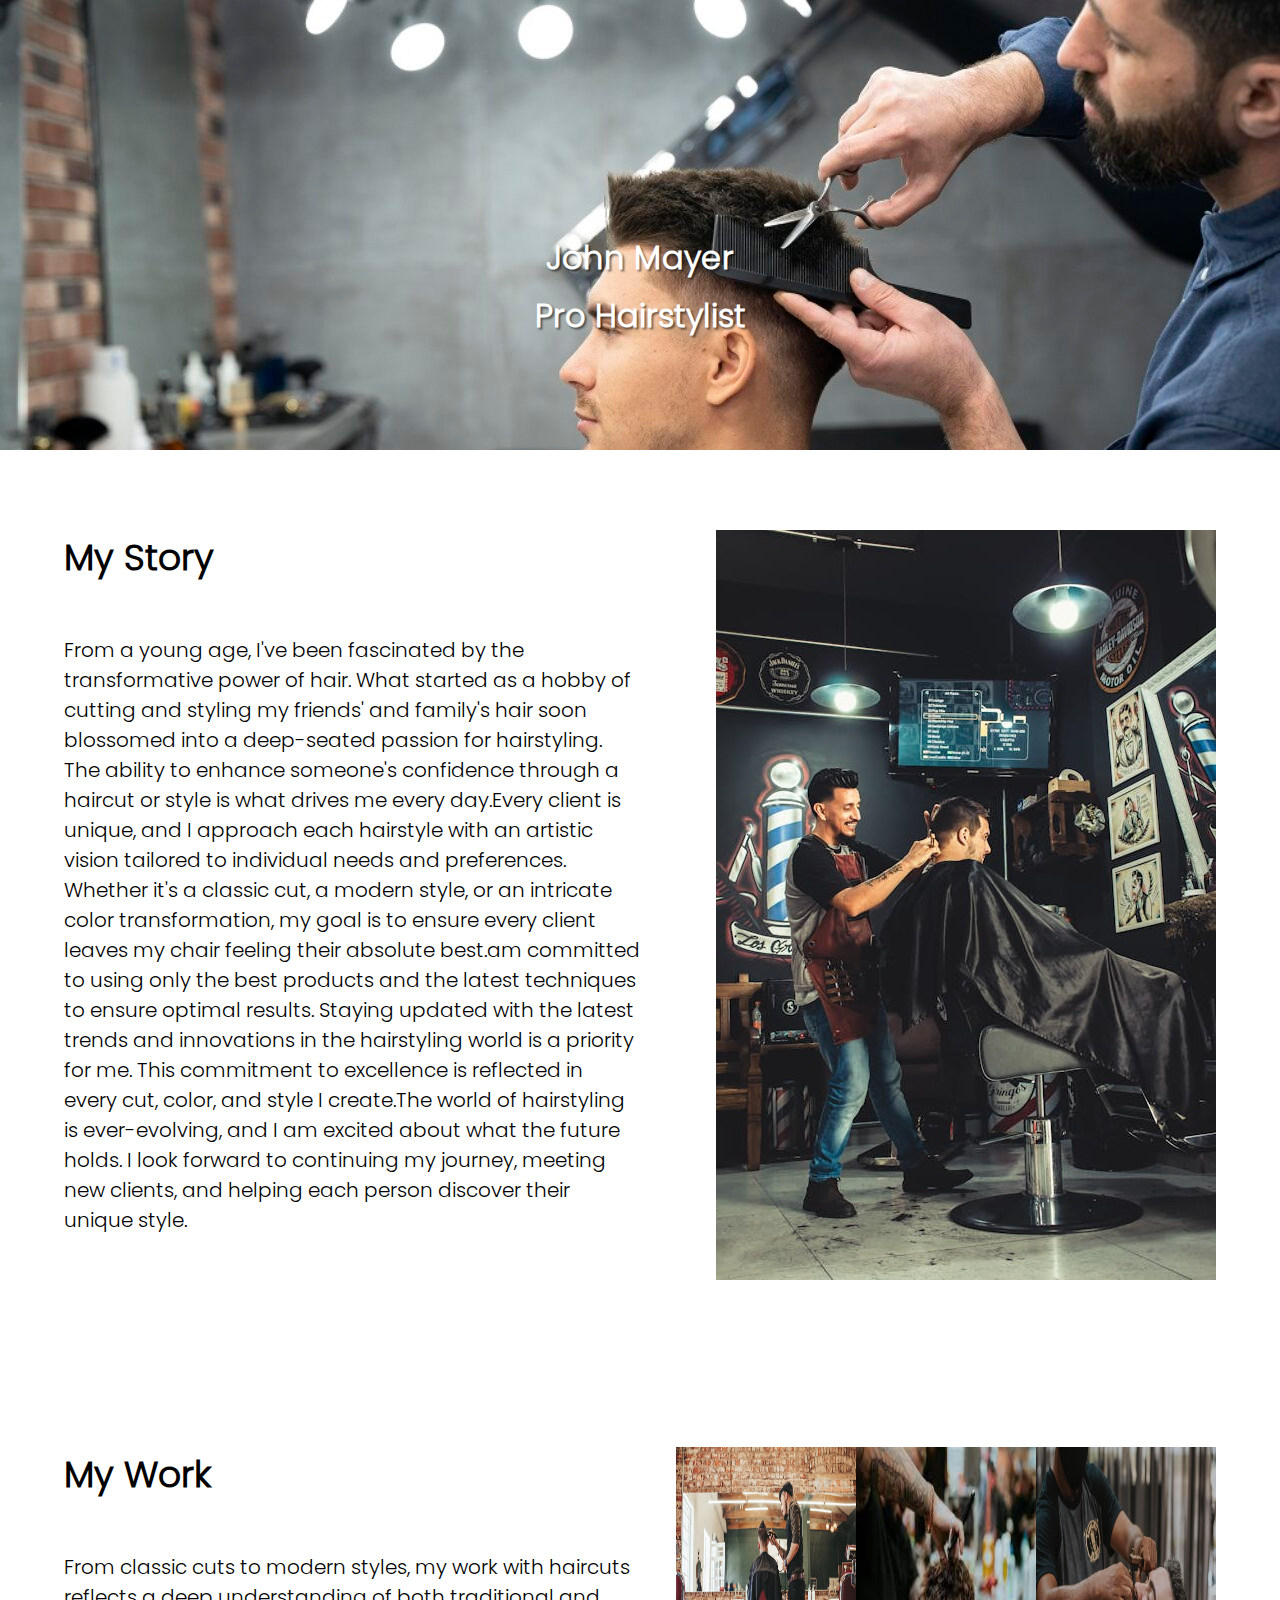
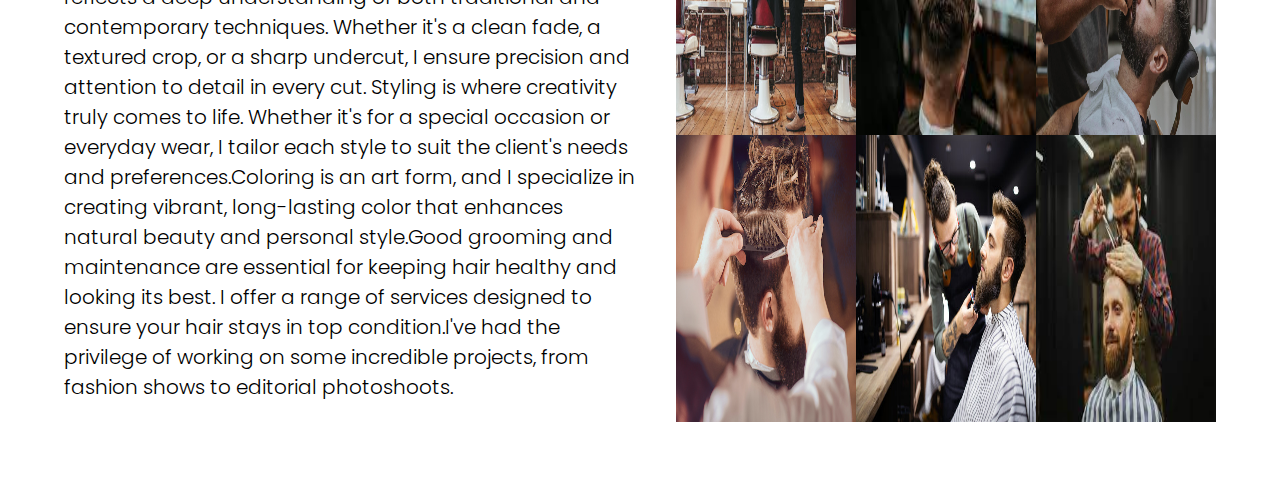
<file: barber.html>
<!DOCTYPE html>
<html lang="en">
<head>
    <meta charset="UTF-8">
    <meta name="viewport" content="width=device-width, initial-scale=1.0">
    <title>John Mayer</title>
    <link rel="stylesheet" href="./style.css">
</head>
<body>
   <main>
    <div class="banner">
        <img src="./Img/barber-bg-2.jpg" alt="bg image" />
        <div class="author">
            <h1>John Mayer</h1>
            <h3>Pro Hairstylist</h3>
        </div>
    </div>
    <div class="story">
        <div class="story-description">
            <h3>My Story</h3>
            <p>From a young age, I've been fascinated by the transformative power of hair. What started 
               as a hobby of cutting and styling my friends' and family's hair soon blossomed into a 
               deep-seated passion for hairstyling. The ability to enhance someone's confidence through 
               a haircut or style is what drives me every day.Every client is unique, and I approach 
               each hairstyle with an artistic vision tailored to individual needs and preferences. 
               Whether it's a classic cut, a modern style, or an intricate color transformation, my 
               goal is to ensure every client leaves my chair feeling their absolute best.am committed 
               to using only the best products and the latest techniques to ensure optimal results. 
               Staying updated with the latest trends and innovations in the hairstyling world is a 
               priority for me. This commitment to excellence is reflected in every cut, color, and 
               style I create.The world of hairstyling is ever-evolving, and I am excited about what 
               the future holds. I look forward to continuing my journey, meeting new clients, and 
               helping each person discover their unique style.</p>
        </div>
        <div class="profile">
            <img src="./Img/barber-profile.jpeg" alt="profile" />
        </div>
    </div>
    <div class="my-work">
        <div class="work-description">
            <h3>My Work</h3>
            <p>From classic cuts to modern styles, my work with haircuts reflects a deep understanding 
               of both traditional and contemporary techniques. Whether it's a clean fade, a textured 
               crop, or a sharp undercut, I ensure precision and attention to detail in every cut.
               Styling is where creativity truly comes to life. Whether it's for a special occasion 
               or everyday wear, I tailor each style to suit the client's needs and preferences.Coloring 
               is an art form, and I specialize in creating vibrant, long-lasting color that enhances 
               natural beauty and personal style.Good grooming and maintenance are essential for keeping 
               hair healthy and looking its best. I offer a range of services designed to ensure your 
               hair stays in top condition.I've had the privilege of working on some incredible projects, 
               from fashion shows to editorial photoshoots.</p>
        </div>
        <div class="work-gallery">
            <img src="./Img/barber-gallery-1.jpg" alt="pic-1" />
            <img src="./Img/barber-gallery-2.jpg" alt="pic-2" />
            <img src="./Img/barber-gallery-3.jpg" alt="pic-3" />
            <img src="./Img/barber-gallery-4.jpeg" alt="pic-4" />
            <img src="./Img/barber-gallery-5.jpg" alt="pic-5" />
            <img src="./Img/barber-gallery-6.jpg" alt="pic-6" />
        </div>
    </div>
   </main> 
</body>
</html>
</file>
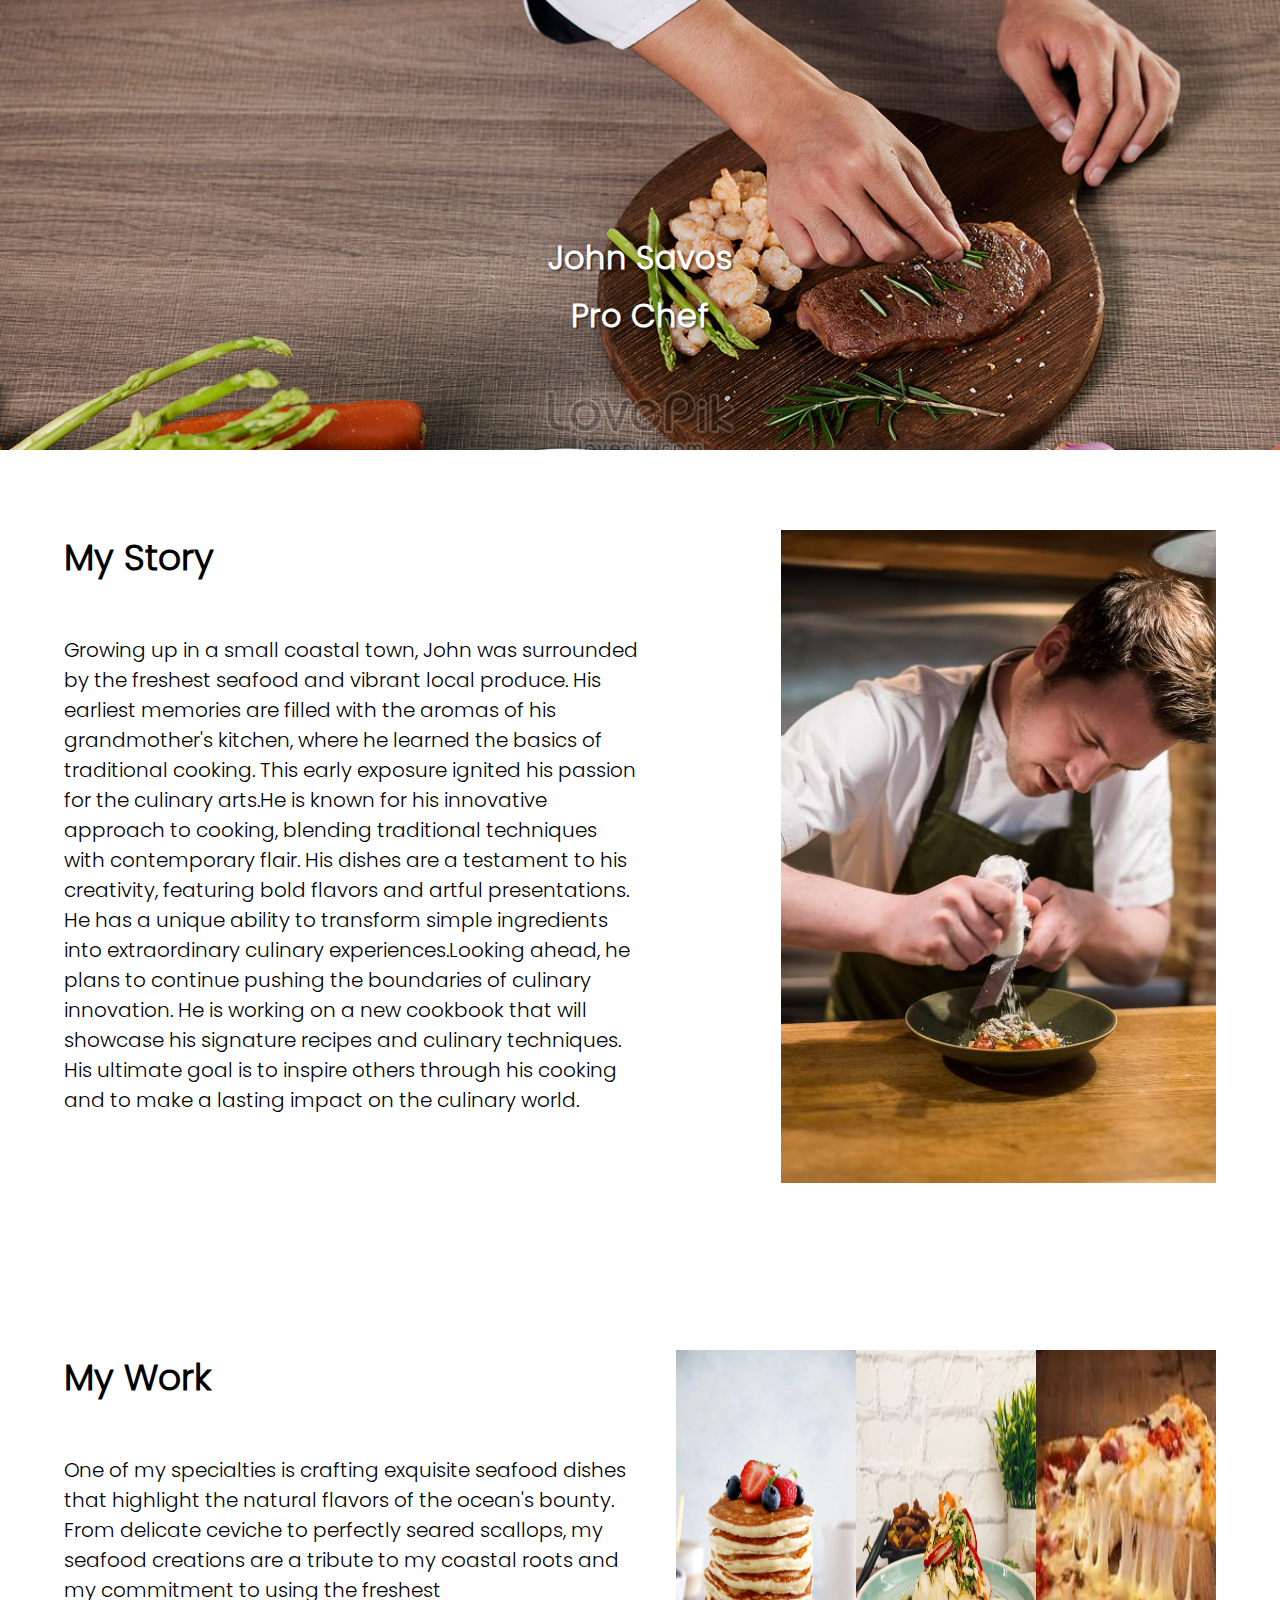
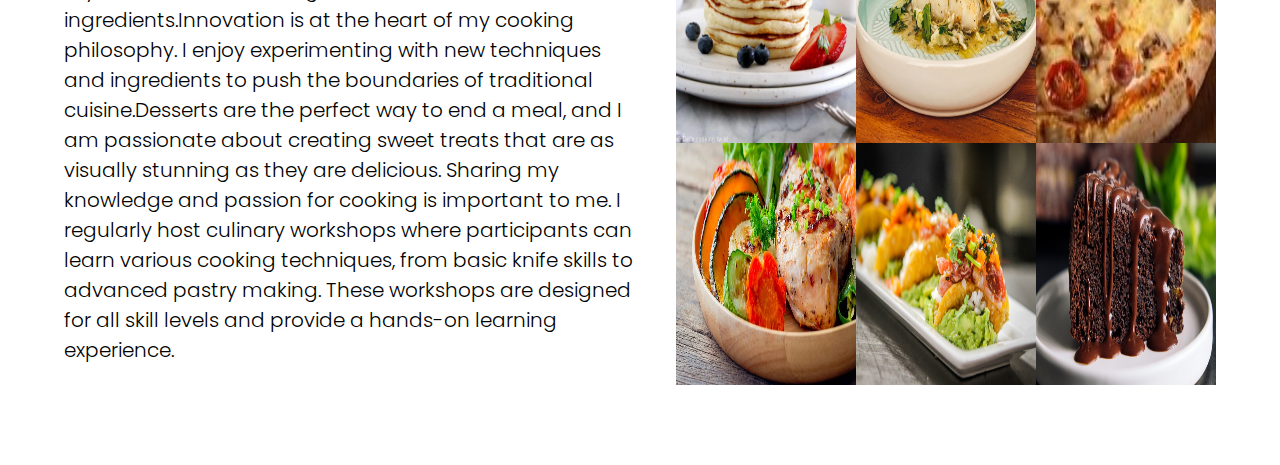
<file: chef.html>
<!DOCTYPE html>
<html lang="en">
<head>
    <meta charset="UTF-8">
    <meta name="viewport" content="width=device-width, initial-scale=1.0">
    <title>John Savos</title>
    <link rel="stylesheet" href="./style.css">
</head>
<body>
    <main>
        <div class="banner">
            <img src="./Img/chef-bg.jpg" alt="bg image" />
            <div class="author">
              <h1>John Savos</h1>
              <h3>Pro Chef</h3>
            </div>
        </div>
        <div class="story">
            <div class="story-description">
                <h3>My Story</h3>
                <p>Growing up in a small coastal town, John was surrounded by the freshest seafood and 
                   vibrant local produce. His earliest memories are filled with the aromas of his 
                   grandmother's kitchen, where he learned the basics of traditional cooking. This 
                   early exposure ignited his passion for the culinary arts.He is known for his 
                   innovative approach to cooking, blending traditional techniques with contemporary 
                   flair. His dishes are a testament to his creativity, featuring bold flavors and 
                   artful presentations. He has a unique ability to transform simple ingredients into 
                   extraordinary culinary experiences.Looking ahead, he plans to continue pushing the 
                   boundaries of culinary innovation. He is working on a new cookbook that will showcase 
                   his signature recipes and culinary techniques. His ultimate goal is to inspire others 
                   through his cooking and to make a lasting impact on the culinary world.
                </p>
            </div>
            <div class="profile">
                <img src="./Img/chef-profile.jpg" alt="profile" />
            </div>
        </div>
        <div class="my-work">
            <div class="work-description">
                <h3>My Work</h3>
                <p>One of my specialties is crafting exquisite seafood dishes that highlight the natural 
                   flavors of the ocean's bounty. From delicate ceviche to perfectly seared scallops, 
                   my seafood creations are a tribute to my coastal roots and my commitment to using 
                   the freshest ingredients.Innovation is at the heart of my cooking philosophy. I enjoy 
                   experimenting with new techniques and ingredients to push the boundaries of 
                   traditional cuisine.Desserts are the perfect way to end a meal, and I am passionate 
                   about creating sweet treats that are as visually stunning as they are delicious.
                   Sharing my knowledge and passion for cooking is important to me. I regularly host 
                   culinary workshops where participants can learn various cooking techniques, from 
                   basic knife skills to advanced pastry making. These workshops are designed for all 
                   skill levels and provide a hands-on learning experience.
                </p>
            </div>
        <div class="work-gallery">
            <img src="./Img/chef-gallery-1.jpg" alt="pic-1" />
            <img src="./Img/chef-gallery-2.jpg" alt="pic-2" />
            <img src="./Img/chef-gallery-3.jpg" alt="pic-3" />
            <img src="./Img/chef-gallery-4.jpg" alt="pic-4" />
            <img src="./Img/chef-gallery-5.jpg" alt="pic-5" />
            <img src="./Img/chef-gallery-6.jpg" alt="pic-6" />
        </div>
    </div>
    </main>
</body>
</html>
</file>
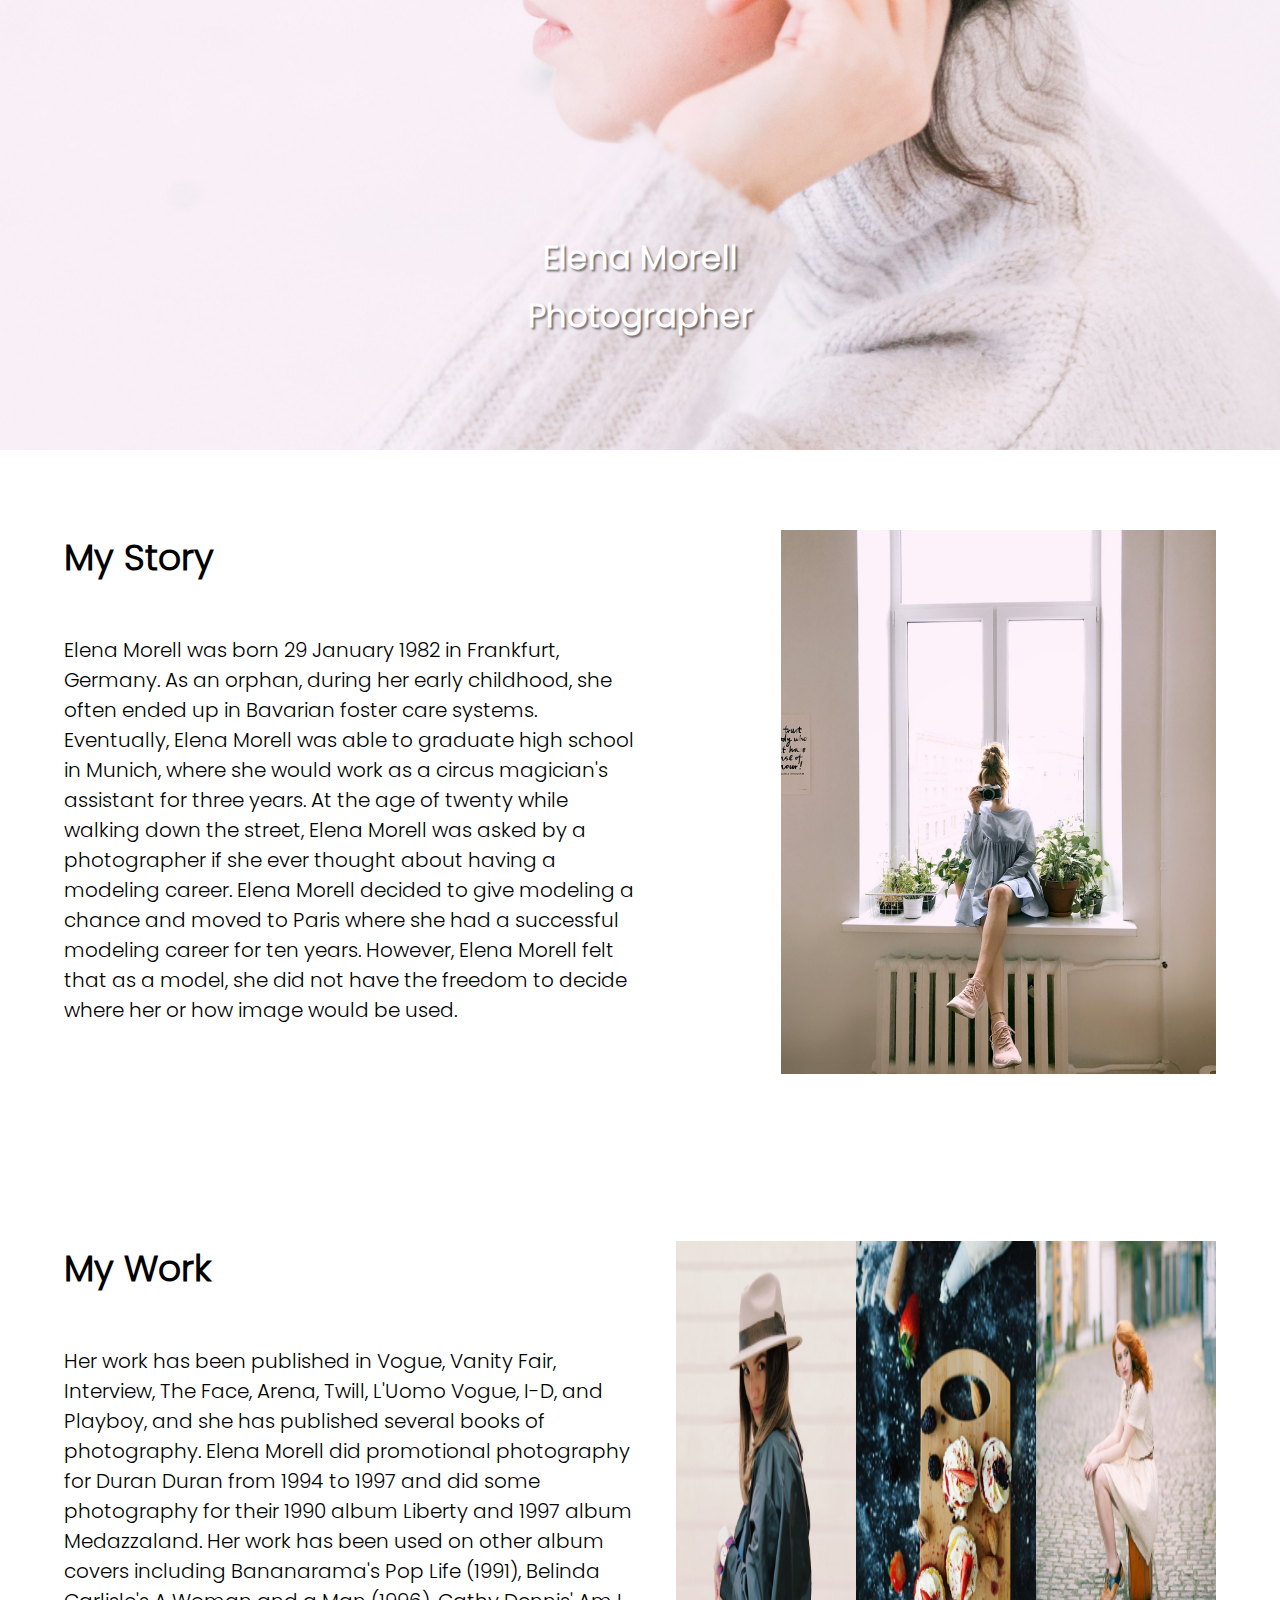
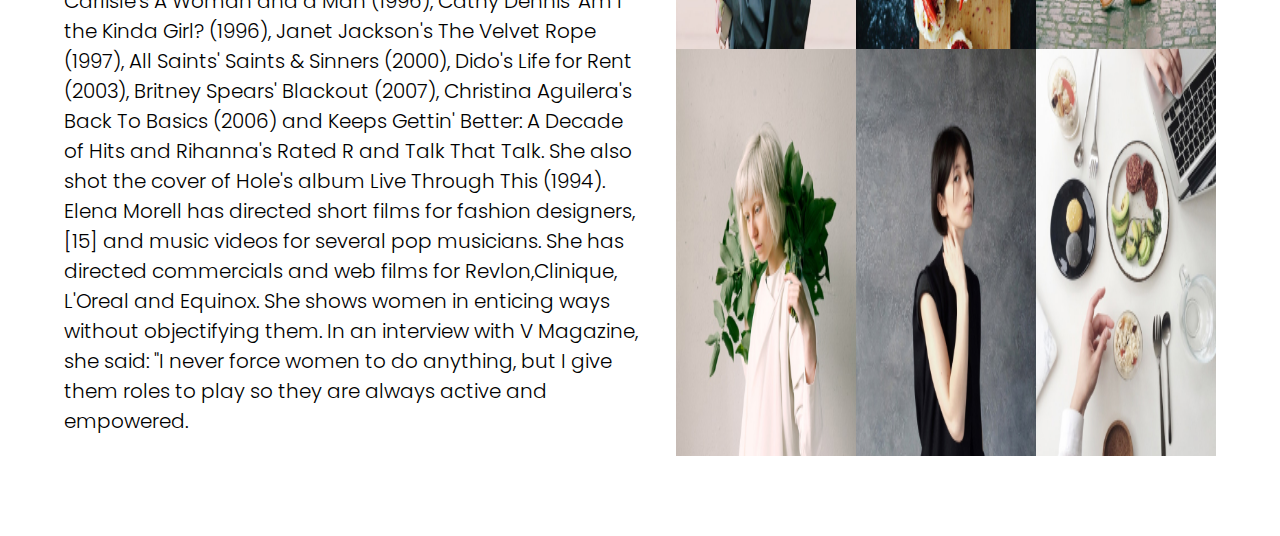
<file: photo.html>
<!DOCTYPE html>
<html lang="en">
<head>
    <meta charset="UTF-8">
    <meta name="viewport" content="width=device-width, initial-scale=1.0">
    <title>Elena Morell</title>
    <link rel="stylesheet" href="./style.css">
</head>
<body>
    <main>
        <div class="banner">
            <img src="./Img/photo-bg.jpg" alt="bg image" />
            <div class="author">
                <h1>Elena Morell</h1>
                <h3>Photographer</h3>
            </div>
        </div>
        <div class="story">
           <div class="story-description">
             <h3>My Story</h3>
             <p>Elena Morell was born 29 January 1982 in Frankfurt, Germany. As an orphan, 
                during her early childhood, she often ended up in Bavarian foster care systems. 
                Eventually, Elena Morell was able to graduate high school in Munich, where she 
                would work as a circus magician's assistant for three years. At the age of twenty 
                while walking down the street, Elena Morell was asked by a photographer if she ever 
                thought about having a modeling career. Elena Morell decided to give modeling a chance
                and moved to Paris where she had a successful modeling career for ten years. However, 
                Elena Morell felt that as a model, she did not have the freedom to decide where her or 
                how image would be used.
             </p>
           </div>
           <div class="profile">
            <img src="./Img/photo-profile.jpg" alt="profile" />
          </div>
        </div>
        <div class="my-work">
            <div class="work-description">
                <h3>My Work</h3>
                <p>Her work has been published in Vogue, Vanity Fair, Interview, The Face, Arena, Twill, 
                L'Uomo Vogue, I-D, and Playboy, and she has published several books of photography. 
                Elena Morell did promotional photography for Duran Duran from 1994 to 1997 and did some 
                photography for their 1990 album Liberty and 1997 album Medazzaland. Her work has been 
                used on other album covers including Bananarama's Pop Life (1991), Belinda Carlisle's 
                A Woman and a Man (1996), Cathy Dennis' Am I the Kinda Girl? (1996), Janet Jackson's 
                The Velvet Rope (1997), All Saints' Saints & Sinners (2000), Dido's Life for Rent (2003),
                Britney Spears' Blackout (2007), Christina Aguilera's Back To Basics (2006) and Keeps 
                Gettin' Better: A Decade of Hits and Rihanna's Rated R and Talk That Talk. She also 
                shot the cover of Hole's album Live Through This (1994). Elena Morell has directed short 
                films for fashion designers,[15] and music videos for several pop musicians. She has 
                directed commercials and web films for Revlon,Clinique, L'Oreal and Equinox. She shows 
                women in enticing ways without objectifying them. In an interview with V Magazine, 
                she said: "I never force women to do anything, but I give them roles to play so they 
                are always active and empowered.</p>
            </div>
            <div class="work-gallery">
                <img src="./Img/photo-gallery-1.jpg" alt="pic-1" />
                <img src="./Img/photo-gallery-2.jpg" alt="pic-2" />
                <img src="./Img/photo-gallery-3.jpg" alt="pic-3" />
                <img src="./Img/photo-gallery-4.jpg" alt="pic-4" />
                <img src="./Img/photo-gallery-5.jpg" alt="pic-5" />
                <img src="./Img/photo-gallery-6.jpg" alt="pic-6" />
            </div>
        </div>
    </main>
</body>
</html>
</file>
<file: style.css>
*,
*::before,
*::after {
    margin: 0;
    padding: 0;
    box-sizing: border-box;
}

@font-face {
    font-family: PopLight;
    src: url(./Fonts/Poppins-Light.ttf);
}
@font-face {
    font-family: PopRegular;
    src: url(./Fonts/Poppins-Regular.ttf);
}
body{
    font-family: PopLight;
}
main {
    display: block;
}
.portfolio {
    color: white;
    background: radial-gradient(rgba(43, 55, 96, 1), rgba(11, 16, 35, 1));
}
nav {
    min-height: 10vh;
    width: 90%;
    margin: auto;
    display: flex;
    justify-content: space-between;
    align-items: center;
    padding: 20px 0px;
}
.Logo {
    font-size: 20px;
}
.page {
    min-height: 90vh;
    display: grid;
    grid-template-columns: 5% 1fr 1fr 1fr 5%;
}
.chef, .hairstylist {
    position: absolute;
    bottom: 0%;
    left: 0%;
    width: 100%;
    opacity: 0;
    pointer-events: none;
}
.hero {
    overflow: hidden;
    height: 500px;
    align-self: center;
    justify-self: center;
    display: flex;
}
.hero img {
    height: 350px;
    transition: transform 0.3s ease-out;
    cursor: pointer;
}
.hero a {
    display: flex;
}
.model-right {
    transform: translate(0%, 10%);
}
.model-left {
    transform: translate(0%, -10%);
}
.hero:hover .model-right {
    transform: translate(0%, 0%);
}
.hero:hover .model-left {
    transform: translate(0%, 0%);
}
.details {
    grid-column: 2/3;
    align-self: end;
}
.details h1 {
    font-size: 35px;
    font-family: PopRegualr;
}
.details h2{
    font-size: 26px;
    padding: 20px 0px;
}
.details p {
    font-size: 20px;
    padding: 20px 0px 50px 0px;
}
.pages {
    position: absolute;
    right: 5%;
    top: 50%;
    transform: translate(-50%);
}
.pages > div {
    display: flex;
    align-items: center;
    justify-content: space-between;
}
.pages h3 {
    font-size: 17px;
    padding: 30px;
}
.pages svg {
    cursor: pointer;
    opacity: 0.5;
    transform: scale(2);
}
.pages svg:hover {
    animation: dot 0.5s ease-in-out infinite alternate;
}
.pages svg.active {
    opacity: 1;
}
@keyframes dot {
    0% {
        transform: scale(2);
    }
    100% {
        transform: scale(4);
    }
}
.banner {
    height: 50vh;
    width: 100%;
    position: relative;
}
.banner img {
    height: 100%;
    width: 100%;
    object-fit: cover;
    object-position: top;
}
.author {
    position: absolute;
    top: 70%;
    left: 50%;
    transform: translate(-50%, -70%);
    color: white;
    text-shadow: 2px 2px 2px rgba(0, 0, 0, 0.5);
    text-align: center;
}
.author h3 {
    padding: 10px 0px;
    font-size: 32px;
}
.story, 
.my-work {
    display: flex;
    justify-content: space-between;
    width: 90%;
    margin: auto;
    padding: 80px 0;
}
.story-description, 
.work-description {
    width: 50%;
}
.story-description h3, 
.work-description h3 {
    font-size: 36px;
    padding-bottom: 30px;
}
.story-description p, 
.work-description p {
    padding: 20px 0;
    font-size: 20px;
}
.work-gallery {
    display: grid;
    grid-template-columns: repeat(3, 180px);
}
.work-gallery img {
    align-self: stretch;
    width: 100%;
}
.profile {
    float: right;
}
@media (max-width: 1024px) {
    .page {
        grid-template-columns: 5% 1fr 5%;
        grid-template-rows: 65% 35%;
        align-items: center;
    }
    .hero {
        grid-column: 2/3;
        height: auto;
    }
    .hero img {
        height: 500px;
    }
    .details {
        grid-row: 2/3;
        grid-column: 2/3;
        text-align: center;
    }
    .details h1 {
        font-size: 48px;
    }
    .details h2 {
        font-size: 38px;
    }
    .story, 
    .my-work {
        flex-direction: column;
    }
    .story-description, 
    .work-description {
        width: 100%;
    }
    .work-gallery{
        display: grid;
        grid-template-columns: repeat(auto-fit, minmax(250px, 1fr));
    }
    .profile {
        padding-top: 30px;
        text-align: center;
    }
}
@media (max-width: 768px) {
    .hero img {
        height: 300px;
    }
    .details h1 {
        font-size: 38px;
    }
    .details h2 {
        font-size: 28px;
    }
}

.nav-open {
    position: absolute;
    top: 0px;
    left: 0px;
    width: 100%;
    height: 35vh;
    background: white;
    z-index: 1;
    color: black;
    display: grid;
    grid-template-columns: 5% 1fr 1fr 5%;
    justify-items: center;
    align-items: center;
    text-align: center;
    transform: translateY(-100%);
}
.contact {
    grid-column: 2/3;
}
.nav-open h3 {
    font-size: 28px;
    padding-bottom: 40px;
}
.nav-open p {
    font-size: 18px;
}
.social-links img {
    padding: 0px 20px;
}
.Logo, 
.menu {
    z-index: 2;
}
.menu {
    cursor: pointer;
}
</file>
